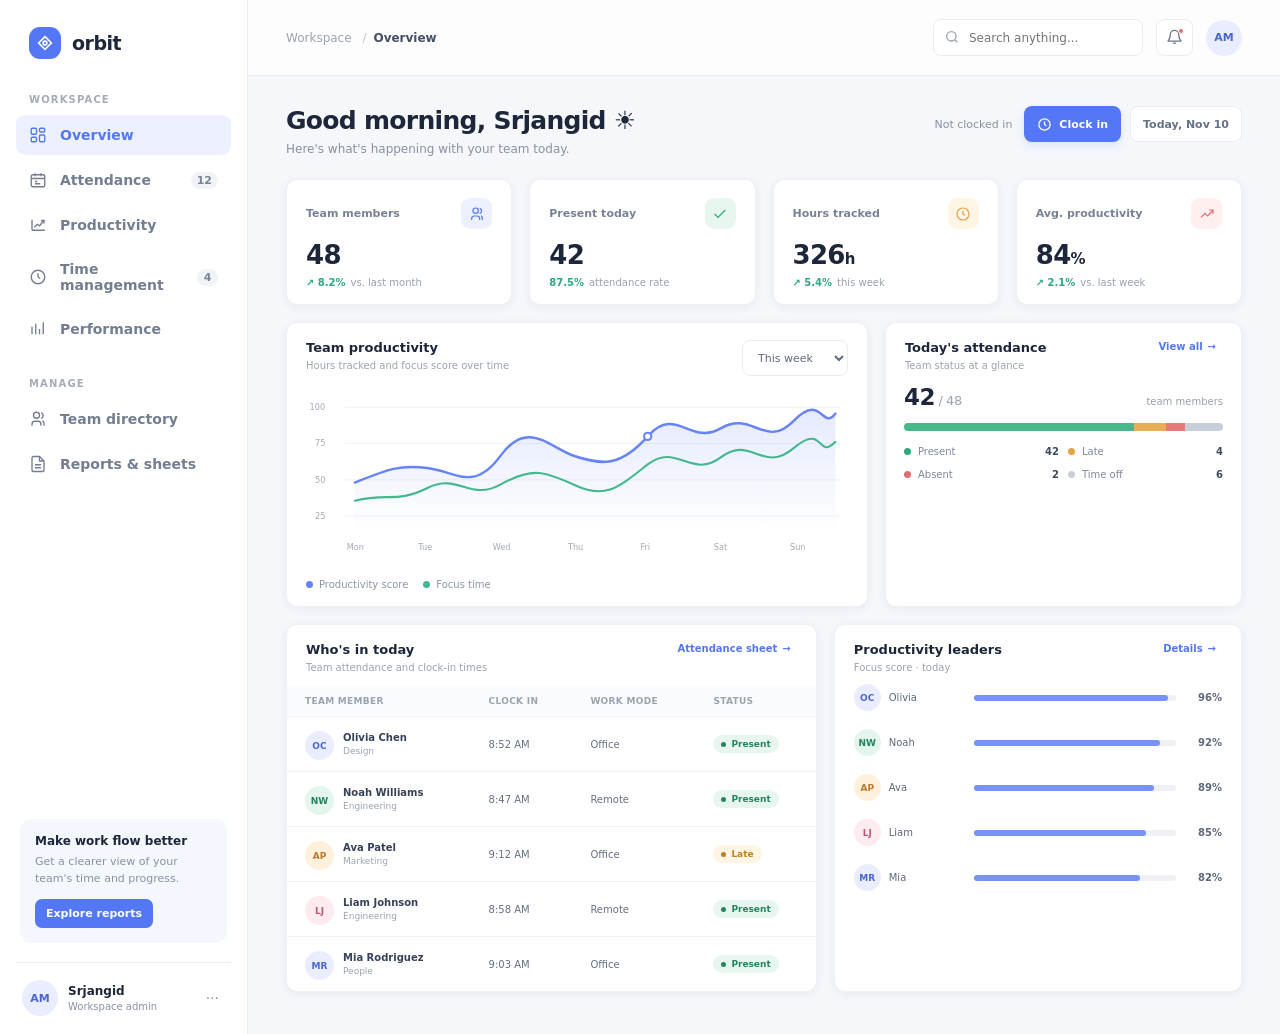
<file: index.html>
<!doctype html>
<html lang="en">
  <head>
    <meta charset="UTF-8" />
    <meta name="viewport" content="width=device-width, initial-scale=1.0" />
    <meta name="theme-color" content="#f5f7fb" />
    <title>Orbit — Team workspace</title>
    <link rel="stylesheet" href="./style.css" />
  </head>
  <body>
    <div class="app">
      <aside class="sidebar" id="sidebar">
        <div class="brand">
          <span class="brand-mark"
            ><svg
              viewBox="0 0 24 24"
              fill="none"
              stroke="currentColor"
              stroke-width="2.2"
            >
              <path d="M12 3.5 20.5 12 12 20.5 3.5 12 12 3.5Z" />
              <circle cx="12" cy="12" r="2.5" /></svg
          ></span>
          orbit
        </div>
        <div class="nav-label">Workspace</div>
        <nav class="nav-group" aria-label="Main navigation">
          <button class="nav-item active" data-view="overview">
            <svg viewBox="0 0 24 24" fill="none" stroke="currentColor">
              <rect x="3" y="3" width="7" height="8" rx="1.5" />
              <rect x="14" y="3" width="7" height="5" rx="1.5" />
              <rect x="14" y="12" width="7" height="9" rx="1.5" />
              <rect x="3" y="15" width="7" height="6" rx="1.5" /></svg
            >Overview
          </button>
          <button class="nav-item" data-view="attendance">
            <svg viewBox="0 0 24 24" fill="none" stroke="currentColor">
              <rect x="3" y="5" width="18" height="16" rx="2" />
              <path d="M16 3v4M8 3v4M3 10h18m-13 4h3m-3 3h7" /></svg
            >Attendance <span class="nav-count">12</span>
          </button>
          <button class="nav-item" data-view="productivity">
            <svg viewBox="0 0 24 24" fill="none" stroke="currentColor">
              <path d="M4 19V5m0 14h17" />
              <path d="m7 15 4-4 3 2 6-7" />
              <path d="M16 6h4v4" /></svg
            >Productivity
          </button>
          <button class="nav-item" data-view="time">
            <svg viewBox="0 0 24 24" fill="none" stroke="currentColor">
              <circle cx="12" cy="12" r="9" />
              <path d="M12 7v5l3 2" /></svg
            >Time management <span class="nav-count">4</span>
          </button>
          <button class="nav-item" data-view="performance">
            <svg viewBox="0 0 24 24" fill="none" stroke="currentColor">
              <path d="M4 19V9m5 10V5m5 14v-7m5 7V3" /></svg
            >Performance
          </button>
        </nav>
        <div class="nav-label" style="margin-top: 29px">Manage</div>
        <nav class="nav-group" aria-label="Management navigation">
          <button class="nav-item" data-view="team">
            <svg viewBox="0 0 24 24" fill="none" stroke="currentColor">
              <path
                d="M16 21v-2a4 4 0 0 0-4-4H8a4 4 0 0 0-4 4v2m6-10a4 4 0 1 0 0-8 4 4 0 0 0 0 8Zm6-7.5a4 4 0 0 1 0 7.7m2 3.3a4 4 0 0 1 2 3.5V21"
              /></svg
            >Team directory
          </button>
          <button class="nav-item" data-view="reports">
            <svg viewBox="0 0 24 24" fill="none" stroke="currentColor">
              <path
                d="M14 2H6a2 2 0 0 0-2 2v16a2 2 0 0 0 2 2h12a2 2 0 0 0 2-2V8z"
              />
              <path d="M14 2v6h6M8 13h8m-8 4h8" /></svg
            >Reports &amp; sheets
          </button>
        </nav>
        <div class="sidebar-bottom">
          <div class="upgrade-card">
            <strong>Make work flow better</strong>
            <p>Get a clearer view of your team's time and progress.</p>
            <button type="button" data-view="reports">Explore reports</button>
          </div>
          <div class="profile">
            <span class="avatar blue">AM</span>
            <div class="profile-info">
              <strong>Srjangid </strong><span>Workspace admin</span>
            </div>
            <button type="button" aria-label="Profile options">···</button>
          </div>
        </div>
      </aside>
      <main class="main">
        <header class="topbar">
          <div style="display: flex; align-items: center; gap: 12px">
            <button
              class="icon-button mobile-menu"
              id="menuToggle"
              aria-label="Open navigation"
            >
              <svg
                viewBox="0 0 24 24"
                fill="none"
                stroke="currentColor"
                stroke-width="1.8"
              >
                <path d="M4 7h16M4 12h16M4 17h16" />
              </svg>
            </button>
            <div class="breadcrumb">
              Workspace <span style="padding: 0 7px; color: #c0c6d0">/</span
              ><strong id="breadcrumbPage">Overview</strong>
            </div>
          </div>
          <div class="top-actions">
            <label class="search top-search"
              ><svg
                viewBox="0 0 24 24"
                fill="none"
                stroke="currentColor"
                stroke-width="2"
              >
                <circle cx="11" cy="11" r="7" />
                <path d="m16 16 4 4" /></svg
              ><input
                id="globalSearch"
                type="search"
                placeholder="Search anything..."
                aria-label="Search team and tasks"
            /></label>
            <button
              class="icon-button"
              id="notificationButton"
              aria-label="Notifications"
            >
              <svg
                viewBox="0 0 24 24"
                fill="none"
                stroke="currentColor"
                stroke-width="1.8"
              >
                <path
                  d="M18 8a6 6 0 0 0-12 0c0 7-3 7-3 9h18c0-2-3-2-3-9m-8 12h4"
                /></svg
              ><span class="notification-dot"></span>
            </button>
            <span class="avatar blue">AM</span>
          </div>
        </header>
        <div class="content">
          <section class="view active" id="view-overview">
            <div class="page-heading">
              <div>
                <h1>
                  Good morning, Srjangid <span aria-hidden="true">☀️</span>
                </h1>
                <p>Here's what's happening with your team today.</p>
              </div>
              <div class="heading-actions">
                <span class="clock-label" id="clockStatus">Not clocked in</span
                ><button class="primary-button clock-button" id="clockButton">
                  <svg
                    viewBox="0 0 24 24"
                    fill="none"
                    stroke="currentColor"
                    stroke-width="2"
                  >
                    <circle cx="12" cy="12" r="9" />
                    <path d="M12 7v5l3 2" /></svg
                  ><span>Clock in</span></button
                ><button class="secondary-button" id="todayButton">
                  Today, Nov 10
                </button>
              </div>
            </div>
            <div class="grid metrics">
              <article class="card metric-card">
                <div class="metric-top">
                  <span class="metric-label">Team members</span
                  ><span class="metric-icon"
                    ><svg
                      viewBox="0 0 24 24"
                      fill="none"
                      stroke="currentColor"
                      stroke-width="1.8"
                    >
                      <path
                        d="M16 21v-2a4 4 0 0 0-4-4H8a4 4 0 0 0-4 4v2m6-10a4 4 0 1 0 0-8 4 4 0 0 0 0 8Zm6-7.5a4 4 0 0 1 0 7.7m2 3.3a4 4 0 0 1 2 3.5V21"
                      /></svg
                  ></span>
                </div>
                <div class="metric-value">48</div>
                <div class="metric-foot">
                  <span class="trend">↗ 8.2%</span><span>vs. last month</span>
                </div>
              </article>
              <article class="card metric-card">
                <div class="metric-top">
                  <span class="metric-label">Present today</span
                  ><span class="metric-icon green"
                    ><svg
                      viewBox="0 0 24 24"
                      fill="none"
                      stroke="currentColor"
                      stroke-width="1.8"
                    >
                      <path d="M20 6 9 17l-5-5" /></svg
                  ></span>
                </div>
                <div class="metric-value" id="presentCount">42</div>
                <div class="metric-foot">
                  <span class="trend">87.5%</span><span>attendance rate</span>
                </div>
              </article>
              <article class="card metric-card">
                <div class="metric-top">
                  <span class="metric-label">Hours tracked</span
                  ><span class="metric-icon amber"
                    ><svg
                      viewBox="0 0 24 24"
                      fill="none"
                      stroke="currentColor"
                      stroke-width="1.8"
                    >
                      <circle cx="12" cy="12" r="9" />
                      <path d="M12 7v5l3 2" /></svg
                  ></span>
                </div>
                <div class="metric-value">
                  326<span style="font-size: 15px; font-weight: 600">h</span>
                </div>
                <div class="metric-foot">
                  <span class="trend">↗ 5.4%</span><span>this week</span>
                </div>
              </article>
              <article class="card metric-card">
                <div class="metric-top">
                  <span class="metric-label">Avg. productivity</span
                  ><span class="metric-icon pink"
                    ><svg
                      viewBox="0 0 24 24"
                      fill="none"
                      stroke="currentColor"
                      stroke-width="1.8"
                    >
                      <path d="m3 17 6-6 4 4 8-9" />
                      <path d="M15 6h6v6" /></svg
                  ></span>
                </div>
                <div class="metric-value">
                  84<span style="font-size: 15px; font-weight: 600">%</span>
                </div>
                <div class="metric-foot">
                  <span class="trend">↗ 2.1%</span><span>vs. last week</span>
                </div>
              </article>
            </div>
            <div class="grid overview-grid">
              <article class="card">
                <div class="card-heading">
                  <div>
                    <h2>Team productivity</h2>
                    <p>Hours tracked and focus score over time</p>
                  </div>
                  <select
                    class="control"
                    id="chartRange"
                    aria-label="Productivity chart range"
                  >
                    <option value="week">This week</option>
                    <option value="month">This month</option>
                  </select>
                </div>
                <div class="chart-wrap">
                  <svg
                    viewBox="0 0 600 190"
                    role="img"
                    aria-label="Weekly productivity chart"
                  >
                    <defs>
                      <linearGradient id="areaFill" x1="0" x2="0" y1="0" y2="1">
                        <stop
                          offset="0%"
                          stop-color="#6e89f8"
                          stop-opacity=".18"
                        />
                        <stop
                          offset="100%"
                          stop-color="#6e89f8"
                          stop-opacity="0"
                        />
                      </linearGradient>
                    </defs>
                    <line
                      class="chart-gridline"
                      x1="44"
                      y1="22"
                      x2="590"
                      y2="22"
                    />
                    <line
                      class="chart-gridline"
                      x1="44"
                      y1="62"
                      x2="590"
                      y2="62"
                    />
                    <line
                      class="chart-gridline"
                      x1="44"
                      y1="102"
                      x2="590"
                      y2="102"
                    />
                    <line
                      class="chart-gridline"
                      x1="44"
                      y1="142"
                      x2="590"
                      y2="142"
                    />
                    <text class="chart-label" x="5" y="25">100</text>
                    <text class="chart-label" x="11" y="65">75</text>
                    <text class="chart-label" x="11" y="105">50</text>
                    <text class="chart-label" x="11" y="145">25</text>
                    <path
                      class="chart-area"
                      d="M55 105 C90 91 103 85 135 89 S186 116 216 75 S270 67 298 76 S347 89 378 54 S425 65 459 45 S508 69 539 37 S570 48 585 29 L585 158 L55 158Z"
                    />
                    <path
                      class="chart-line"
                      d="M55 105 C90 91 103 85 135 89 S186 116 216 75 S270 67 298 76 S347 89 378 54 S425 65 459 45 S508 69 539 37 S570 48 585 29"
                    />
                    <path
                      class="chart-line-2"
                      d="M55 125 C92 116 101 128 135 111 S182 126 216 107 S264 92 298 108 S346 110 378 85 S426 102 459 77 S505 96 539 67 S565 81 585 60"
                    />
                    <circle class="chart-dot" cx="378" cy="54" r="4" />
                    <text class="chart-label" x="46" y="179">Mon</text>
                    <text class="chart-label" x="125" y="179">Tue</text>
                    <text class="chart-label" x="207" y="179">Wed</text>
                    <text class="chart-label" x="290" y="179">Thu</text>
                    <text class="chart-label" x="370" y="179">Fri</text>
                    <text class="chart-label" x="451" y="179">Sat</text>
                    <text class="chart-label" x="535" y="179">Sun</text>
                  </svg>
                </div>
                <div class="chart-legend">
                  <span class="legend-item"
                    ><i class="legend-mark"></i>Productivity score</span
                  ><span class="legend-item"
                    ><i class="legend-mark green"></i>Focus time</span
                  >
                </div>
              </article>
              <article class="card">
                <div class="card-heading">
                  <div>
                    <h2>Today's attendance</h2>
                    <p>Team status at a glance</p>
                  </div>
                  <button class="text-button" data-view="attendance">
                    View all <span>→</span>
                  </button>
                </div>
                <div class="attendance-content">
                  <div class="attendance-summary">
                    <strong id="attendanceFraction"
                      >42<span
                        style="
                          font-size: 13px;
                          color: #9aa3b0;
                          font-weight: 500;
                        "
                      >
                        / 48</span
                      ></strong
                    ><span>team members</span>
                  </div>
                  <div class="attendance-bar">
                    <span style="width: 72%; background: #48b88a"></span
                    ><span style="width: 10%; background: #e8ad57"></span
                    ><span style="width: 6%; background: #e47b79"></span
                    ><span style="width: 12%; background: #c9cfda"></span>
                  </div>
                  <div class="attendance-legend">
                    <div>
                      <i class="legend-swatch"></i>Present
                      <strong id="presentLegend">42</strong>
                    </div>
                    <div>
                      <i class="legend-swatch amber"></i>Late <strong>4</strong>
                    </div>
                    <div>
                      <i class="legend-swatch red"></i>Absent <strong>2</strong>
                    </div>
                    <div>
                      <i class="legend-swatch grey"></i>Time off
                      <strong>6</strong>
                    </div>
                  </div>
                </div>
              </article>
            </div>
            <div class="grid lower-grid">
              <article class="card table-card">
                <div class="card-heading">
                  <div>
                    <h2>Who's in today</h2>
                    <p>Team attendance and clock-in times</p>
                  </div>
                  <button class="text-button" data-view="attendance">
                    Attendance sheet <span>→</span>
                  </button>
                </div>
                <div class="table-scroll">
                  <table>
                    <thead>
                      <tr>
                        <th>Team member</th>
                        <th>Clock in</th>
                        <th>Work mode</th>
                        <th>Status</th>
                      </tr>
                    </thead>
                    <tbody id="overviewAttendance"></tbody>
                  </table>
                </div>
              </article>
              <article class="card">
                <div class="card-heading">
                  <div>
                    <h2>Productivity leaders</h2>
                    <p>Focus score · today</p>
                  </div>
                  <button class="text-button" data-view="productivity">
                    Details <span>→</span>
                  </button>
                </div>
                <div class="productivity-list" id="leaderList"></div>
              </article>
            </div>
          </section>

          <section class="view" id="view-attendance">
            <div class="page-heading">
              <div>
                <h1>Attendance</h1>
                <p>
                  Track who's in, review time entries, and keep attendance
                  sheets up to date.
                </p>
              </div>
              <div class="heading-actions">
                <input
                  class="control"
                  type="date"
                  id="attendanceDate"
                  aria-label="Attendance date"
                  value="2026-11-10"
                /><button class="secondary-button" id="exportAttendance">
                  ↓ Export sheet</button
                ><button class="primary-button" id="addAttendance">
                  <span>＋</span> Add entry
                </button>
              </div>
            </div>
            <div class="grid metrics">
              <article class="card metric-card">
                <div class="metric-top">
                  <span class="metric-label">Present</span
                  ><span class="metric-icon green">✓</span>
                </div>
                <div class="metric-value">42</div>
                <div class="metric-foot">of 48 team members</div>
              </article>
              <article class="card metric-card">
                <div class="metric-top">
                  <span class="metric-label">Late arrivals</span
                  ><span class="metric-icon amber">◷</span>
                </div>
                <div class="metric-value">4</div>
                <div class="metric-foot">
                  Average delay <strong style="color: #68758a">12 min</strong>
                </div>
              </article>
              <article class="card metric-card">
                <div class="metric-top">
                  <span class="metric-label">Absent</span
                  ><span class="metric-icon pink">!</span>
                </div>
                <div class="metric-value">2</div>
                <div class="metric-foot">1 unplanned absence</div>
              </article>
              <article class="card metric-card">
                <div class="metric-top">
                  <span class="metric-label">On time rate</span
                  ><span class="metric-icon">↗</span>
                </div>
                <div class="metric-value">
                  91<span style="font-size: 15px">%</span>
                </div>
                <div class="metric-foot">
                  <span class="trend">↗ 3.4%</span><span>this month</span>
                </div>
              </article>
            </div>
            <article class="card table-card">
              <div class="card-heading">
                <div>
                  <h2>Attendance sheet</h2>
                  <p id="attendanceTableDate">
                    Tuesday, November 10, 2026 · Showing 8 sample records
                  </p>
                </div>
                <div class="toolbar">
                  <label class="search"
                    ><svg
                      viewBox="0 0 24 24"
                      fill="none"
                      stroke="currentColor"
                      stroke-width="2"
                    >
                      <circle cx="11" cy="11" r="7" />
                      <path d="m16 16 4 4" /></svg
                    ><input
                      id="attendanceSearch"
                      type="search"
                      placeholder="Find a team member..."
                      aria-label="Filter attendance" /></label
                  ><select
                    class="control"
                    id="attendanceFilter"
                    aria-label="Filter by status"
                  >
                    <option value="all">All statuses</option>
                    <option value="Present">Present</option>
                    <option value="Late">Late</option>
                    <option value="Absent">Absent</option>
                    <option value="Remote">Remote</option>
                  </select>
                </div>
              </div>
              <div class="table-scroll">
                <table>
                  <thead>
                    <tr>
                      <th>Team member</th>
                      <th>Department</th>
                      <th>Clock in</th>
                      <th>Clock out</th>
                      <th>Hours</th>
                      <th>Work mode</th>
                      <th>Status</th>
                    </tr>
                  </thead>
                  <tbody id="attendanceRows"></tbody>
                </table>
              </div>
            </article>
          </section>

          <section class="view" id="view-productivity">
            <div class="page-heading">
              <div>
                <h1>Productivity</h1>
                <p>
                  Understand team focus, completed work, and weekly momentum.
                </p>
              </div>
              <div class="heading-actions">
                <select class="control">
                  <option>This week</option>
                  <option>This month</option></select
                ><button class="secondary-button" id="exportProductivity">
                  ↓ Export report
                </button>
              </div>
            </div>
            <div class="grid metrics">
              <article class="card metric-card">
                <div class="metric-top">
                  <span class="metric-label">Average focus score</span
                  ><span class="metric-icon">↗</span>
                </div>
                <div class="metric-value">84%</div>
                <div class="metric-foot">
                  <span class="trend">↗ 2.1%</span><span>vs. last week</span>
                </div>
              </article>
              <article class="card metric-card">
                <div class="metric-top">
                  <span class="metric-label">Focused hours</span
                  ><span class="metric-icon green">◷</span>
                </div>
                <div class="metric-value">326h</div>
                <div class="metric-foot">
                  <span class="trend">↗ 5.4%</span><span>this week</span>
                </div>
              </article>
              <article class="card metric-card">
                <div class="metric-top">
                  <span class="metric-label">Tasks completed</span
                  ><span class="metric-icon amber">✓</span>
                </div>
                <div class="metric-value">128</div>
                <div class="metric-foot">Across 6 departments</div>
              </article>
              <article class="card metric-card">
                <div class="metric-top">
                  <span class="metric-label">Deep work sessions</span
                  ><span class="metric-icon pink">⌁</span>
                </div>
                <div class="metric-value">96</div>
                <div class="metric-foot">Avg. 2.4 hours per person</div>
              </article>
            </div>
            <div class="grid section-grid">
              <article class="card">
                <div class="card-heading">
                  <div>
                    <h2>Focus score by team member</h2>
                    <p>Today's individual productivity</p>
                  </div>
                </div>
                <div class="productivity-list" id="productivityPeople"></div>
              </article>
              <article class="card">
                <div class="card-heading">
                  <div>
                    <h2>Team insights</h2>
                    <p>Highlights from this week</p>
                  </div>
                </div>
                <div class="mini-stat-grid">
                  <div class="mini-stat">
                    <span>Most focused day</span><strong>Thursday</strong>
                  </div>
                  <div class="mini-stat">
                    <span>Peak focus time</span
                    ><strong
                      >10–12 <small style="font-size: 11px">AM</small></strong
                    >
                  </div>
                  <div class="mini-stat">
                    <span>Team consistency</span><strong>89%</strong>
                  </div>
                  <div class="mini-stat">
                    <span>Work-life balance</span><strong>Good</strong>
                  </div>
                </div>
              </article>
            </div>
          </section>

          <section class="view" id="view-time">
            <div class="page-heading">
              <div>
                <h1>Time management</h1>
                <p>Plan the day, prioritize work, and keep projects moving.</p>
              </div>
              <div class="heading-actions">
                <span class="clock-label" id="timeClockStatus"
                  >Not clocked in</span
                ><button class="primary-button clock-button" data-clock>
                  <span>Clock in</span></button
                ><button class="primary-button" id="newTaskButton">
                  ＋ Add task
                </button>
              </div>
            </div>
            <div class="grid metrics">
              <article class="card metric-card">
                <div class="metric-top">
                  <span class="metric-label">Planned today</span
                  ><span class="metric-icon">◷</span>
                </div>
                <div class="metric-value">6.5h</div>
                <div class="metric-foot">Across 4 tasks</div>
              </article>
              <article class="card metric-card">
                <div class="metric-top">
                  <span class="metric-label">Time tracked</span
                  ><span class="metric-icon green">◷</span>
                </div>
                <div class="metric-value" id="trackedTime">4.2h</div>
                <div class="metric-foot">of 8 hour workday</div>
              </article>
              <article class="card metric-card">
                <div class="metric-top">
                  <span class="metric-label">Completed</span
                  ><span class="metric-icon amber">✓</span>
                </div>
                <div class="metric-value" id="completedTasks">2 / 4</div>
                <div class="metric-foot">Tasks wrapped up</div>
              </article>
              <article class="card metric-card">
                <div class="metric-top">
                  <span class="metric-label">Next break</span
                  ><span class="metric-icon pink">☕</span>
                </div>
                <div class="metric-value">
                  12:30 <span style="font-size: 14px">PM</span>
                </div>
                <div class="metric-foot">In your calendar</div>
              </article>
            </div>
            <div class="grid section-grid">
              <article class="card">
                <div class="card-heading">
                  <div>
                    <h2>Today's priorities</h2>
                    <p>Your tasks for Tuesday, November 10</p>
                  </div>
                  <button class="text-button" id="clearCompleted">
                    Clear completed
                  </button>
                </div>
                <div class="task-list" id="taskList"></div>
              </article>
              <article class="card">
                <div class="card-heading">
                  <div>
                    <h2>Time at a glance</h2>
                    <p>Your workday breakdown</p>
                  </div>
                </div>
                <div class="mini-stat-grid">
                  <div class="mini-stat">
                    <span>Focus time</span><strong>3h 25m</strong>
                  </div>
                  <div class="mini-stat">
                    <span>In meetings</span><strong>1h 10m</strong>
                  </div>
                  <div class="mini-stat">
                    <span>Breaks</span><strong>25m</strong>
                  </div>
                  <div class="mini-stat">
                    <span>Remaining</span><strong>3h 48m</strong>
                  </div>
                </div>
                <div style="padding: 0 17px 18px">
                  <div class="progress" style="height: 8px">
                    <span style="width: 53%"></span>
                  </div>
                  <div
                    style="
                      display: flex;
                      justify-content: space-between;
                      margin-top: 8px;
                      color: #9aa3b0;
                      font-size: 9px;
                    "
                  >
                    <span>9:00 AM</span><span>5:00 PM</span>
                  </div>
                </div>
              </article>
            </div>
          </section>

          <section class="view" id="view-performance">
            <div class="page-heading">
              <div>
                <h1>Performance</h1>
                <p>Celebrate progress and see how your team is growing.</p>
              </div>
              <div class="heading-actions">
                <select class="control">
                  <option>Last 30 days</option>
                  <option>This quarter</option></select
                ><button class="secondary-button" id="exportPerformance">
                  ↓ Export report
                </button>
              </div>
            </div>
            <div class="grid metrics">
              <article class="card metric-card">
                <div class="metric-top">
                  <span class="metric-label">Team performance</span
                  ><span class="metric-icon">↗</span>
                </div>
                <div class="metric-value">87%</div>
                <div class="metric-foot">
                  <span class="trend">↗ 4.8%</span><span>this quarter</span>
                </div>
              </article>
              <article class="card metric-card">
                <div class="metric-top">
                  <span class="metric-label">Goals achieved</span
                  ><span class="metric-icon green">✓</span>
                </div>
                <div class="metric-value">
                  32<span style="font-size: 15px">/ 38</span>
                </div>
                <div class="metric-foot">84% completion rate</div>
              </article>
              <article class="card metric-card">
                <div class="metric-top">
                  <span class="metric-label">Recognition given</span
                  ><span class="metric-icon amber">♡</span>
                </div>
                <div class="metric-value">24</div>
                <div class="metric-foot">Team kudos this month</div>
              </article>
              <article class="card metric-card">
                <div class="metric-top">
                  <span class="metric-label">Growth check-ins</span
                  ><span class="metric-icon pink">↗</span>
                </div>
                <div class="metric-value">
                  9<span style="font-size: 15px">/ 12</span>
                </div>
                <div class="metric-foot">3 check-ins to schedule</div>
              </article>
            </div>
            <div class="grid section-grid">
              <article class="card">
                <div class="card-heading">
                  <div>
                    <h2>Goals &amp; progress</h2>
                    <p>Team objectives for this quarter</p>
                  </div>
                  <button class="primary-button" id="addGoal">
                    ＋ Add goal
                  </button>
                </div>
                <div class="score-list" id="goalsList"></div>
              </article>
              <article class="card">
                <div class="card-heading">
                  <div>
                    <h2>Top performers</h2>
                    <p>Based on goals and peer feedback</p>
                  </div>
                </div>
                <div class="productivity-list" id="topPerformers"></div>
              </article>
            </div>
          </section>

          <section class="view" id="view-team">
            <div class="page-heading">
              <div>
                <h1>Team directory</h1>
                <p>Your people, departments, and today's availability.</p>
              </div>
              <div class="heading-actions">
                <label class="search"
                  ><svg
                    viewBox="0 0 24 24"
                    fill="none"
                    stroke="currentColor"
                    stroke-width="2"
                  >
                    <circle cx="11" cy="11" r="7" />
                    <path d="m16 16 4 4" /></svg
                  ><input
                    id="teamSearch"
                    type="search"
                    placeholder="Search people..."
                    aria-label="Search team directory" /></label
                ><button class="primary-button" id="inviteMember">
                  ＋ Invite member
                </button>
              </div>
            </div>
            <div class="grid metrics">
              <article class="card metric-card">
                <div class="metric-top">
                  <span class="metric-label">Total team</span
                  ><span class="metric-icon">♙</span>
                </div>
                <div class="metric-value">48</div>
                <div class="metric-foot">Across 6 departments</div>
              </article>
              <article class="card metric-card">
                <div class="metric-top">
                  <span class="metric-label">Available now</span
                  ><span class="metric-icon green">●</span>
                </div>
                <div class="metric-value">36</div>
                <div class="metric-foot">Working today</div>
              </article>
              <article class="card metric-card">
                <div class="metric-top">
                  <span class="metric-label">Remote today</span
                  ><span class="metric-icon amber">⌂</span>
                </div>
                <div class="metric-value">18</div>
                <div class="metric-foot">Across 4 time zones</div>
              </article>
              <article class="card metric-card">
                <div class="metric-top">
                  <span class="metric-label">On leave</span
                  ><span class="metric-icon pink">☼</span>
                </div>
                <div class="metric-value">6</div>
                <div class="metric-foot">Back this week: 2</div>
              </article>
            </div>
            <article class="card table-card">
              <div class="card-heading">
                <div>
                  <h2>All team members</h2>
                  <p>48 people · 6 departments</p>
                </div>
              </div>
              <div class="table-scroll">
                <table>
                  <thead>
                    <tr>
                      <th>Team member</th>
                      <th>Department</th>
                      <th>Role</th>
                      <th>Location</th>
                      <th>Availability</th>
                    </tr>
                  </thead>
                  <tbody id="teamRows"></tbody>
                </table>
              </div>
            </article>
          </section>

          <section class="view" id="view-reports">
            <div class="page-heading">
              <div>
                <h1>Reports &amp; sheets</h1>
                <p>Export clear, shareable snapshots of your team's work.</p>
              </div>
              <div class="heading-actions">
                <select class="control">
                  <option>November 2026</option>
                  <option>October 2026</option>
                  <option>September 2026</option>
                </select>
              </div>
            </div>
            <div class="grid metrics">
              <article class="card metric-card">
                <div class="metric-top">
                  <span class="metric-label">Reports this month</span
                  ><span class="metric-icon">▤</span>
                </div>
                <div class="metric-value">12</div>
                <div class="metric-foot">Across 4 categories</div>
              </article>
              <article class="card metric-card">
                <div class="metric-top">
                  <span class="metric-label">Tracked hours</span
                  ><span class="metric-icon green">◷</span>
                </div>
                <div class="metric-value">1,284h</div>
                <div class="metric-foot">November to date</div>
              </article>
              <article class="card metric-card">
                <div class="metric-top">
                  <span class="metric-label">Attendance rate</span
                  ><span class="metric-icon amber">✓</span>
                </div>
                <div class="metric-value">93%</div>
                <div class="metric-foot">This month</div>
              </article>
              <article class="card metric-card">
                <div class="metric-top">
                  <span class="metric-label">Goals on track</span
                  ><span class="metric-icon pink">↗</span>
                </div>
                <div class="metric-value">84%</div>
                <div class="metric-foot">32 of 38 objectives</div>
              </article>
            </div>
            <div class="grid section-grid">
              <article class="card">
                <div class="card-heading">
                  <div>
                    <h2>Quick exports</h2>
                    <p>Choose a report to download as a CSV spreadsheet.</p>
                  </div>
                </div>
                <div class="task-list">
                  <div class="task-row">
                    <span class="metric-icon green">✓</span>
                    <div class="task-copy">
                      <strong>Attendance sheet</strong
                      ><span
                        >Daily clock-in, hours, and status by team member</span
                      >
                    </div>
                    <button class="secondary-button" id="reportAttendance">
                      ↓ Download
                    </button>
                  </div>
                  <div class="task-row">
                    <span class="metric-icon">◷</span>
                    <div class="task-copy">
                      <strong>Time tracking report</strong
                      ><span>Weekly tracked hours and focus time</span>
                    </div>
                    <button class="secondary-button" id="reportTime">
                      ↓ Download
                    </button>
                  </div>
                  <div class="task-row">
                    <span class="metric-icon amber">↗</span>
                    <div class="task-copy">
                      <strong>Productivity summary</strong
                      ><span>Focus scores and task completion by person</span>
                    </div>
                    <button class="secondary-button" id="reportProductivity">
                      ↓ Download
                    </button>
                  </div>
                  <div class="task-row">
                    <span class="metric-icon pink">★</span>
                    <div class="task-copy">
                      <strong>Performance review</strong
                      ><span>Goals, progress, and team recognition</span>
                    </div>
                    <button class="secondary-button" id="reportPerformance">
                      ↓ Download
                    </button>
                  </div>
                </div>
              </article>
              <article class="card">
                <div class="card-heading">
                  <div>
                    <h2>Keep your team in sync</h2>
                    <p>A good report starts with a clear rhythm.</p>
                  </div>
                </div>
                <div class="mini-stat-grid">
                  <div class="mini-stat">
                    <span>Last attendance export</span
                    ><strong style="font-size: 14px">Nov 9, 2026</strong>
                  </div>
                  <div class="mini-stat">
                    <span>Next weekly summary</span
                    ><strong style="font-size: 14px">Friday, Nov 13</strong>
                  </div>
                  <div class="mini-stat">
                    <span>Reports shared</span><strong>8</strong>
                  </div>
                  <div class="mini-stat">
                    <span>Saved templates</span><strong>4</strong>
                  </div>
                </div>
              </article>
            </div>
          </section>
        </div>
      </main>
    </div>
    <dialog id="taskDialog">
      <form id="taskForm">
        <div class="dialog-head"><h2>Add a task</h2></div>
        <div class="dialog-body">
          <label
            >Task name<input
              name="title"
              required
              maxlength="80"
              placeholder="e.g. Review project proposal" /></label
          ><label
            >Due time<input
              name="due"
              type="time"
              value="15:00"
              required /></label
          ><label
            >Priority<select name="priority">
              <option value="Normal">Normal</option>
              <option value="High">High</option>
              <option value="Low">Low</option>
            </select></label
          >
        </div>
        <div class="dialog-actions">
          <button type="button" class="secondary-button" data-close-dialog>
            Cancel</button
          ><button class="primary-button" type="submit">Add task</button>
        </div>
      </form>
    </dialog>
    <dialog id="entryDialog">
      <form id="entryForm">
        <div class="dialog-head"><h2>Add attendance entry</h2></div>
        <div class="dialog-body">
          <label
            >Team member<input
              name="name"
              required
              maxlength="60"
              placeholder="Full name" /></label
          ><label
            >Department<input
              name="department"
              required
              maxlength="50"
              placeholder="Department" /></label
          ><label
            >Status<select name="status">
              <option>Present</option>
              <option>Late</option>
              <option>Remote</option>
              <option>Absent</option>
            </select></label
          >
        </div>
        <div class="dialog-actions">
          <button type="button" class="secondary-button" data-close-dialog>
            Cancel</button
          ><button class="primary-button" type="submit">Add entry</button>
        </div>
      </form>
    </dialog>
    <div class="toast" id="toast" role="status" aria-live="polite"></div>
    <script src="./main.js"></script>
  </body>
</html>
</file>
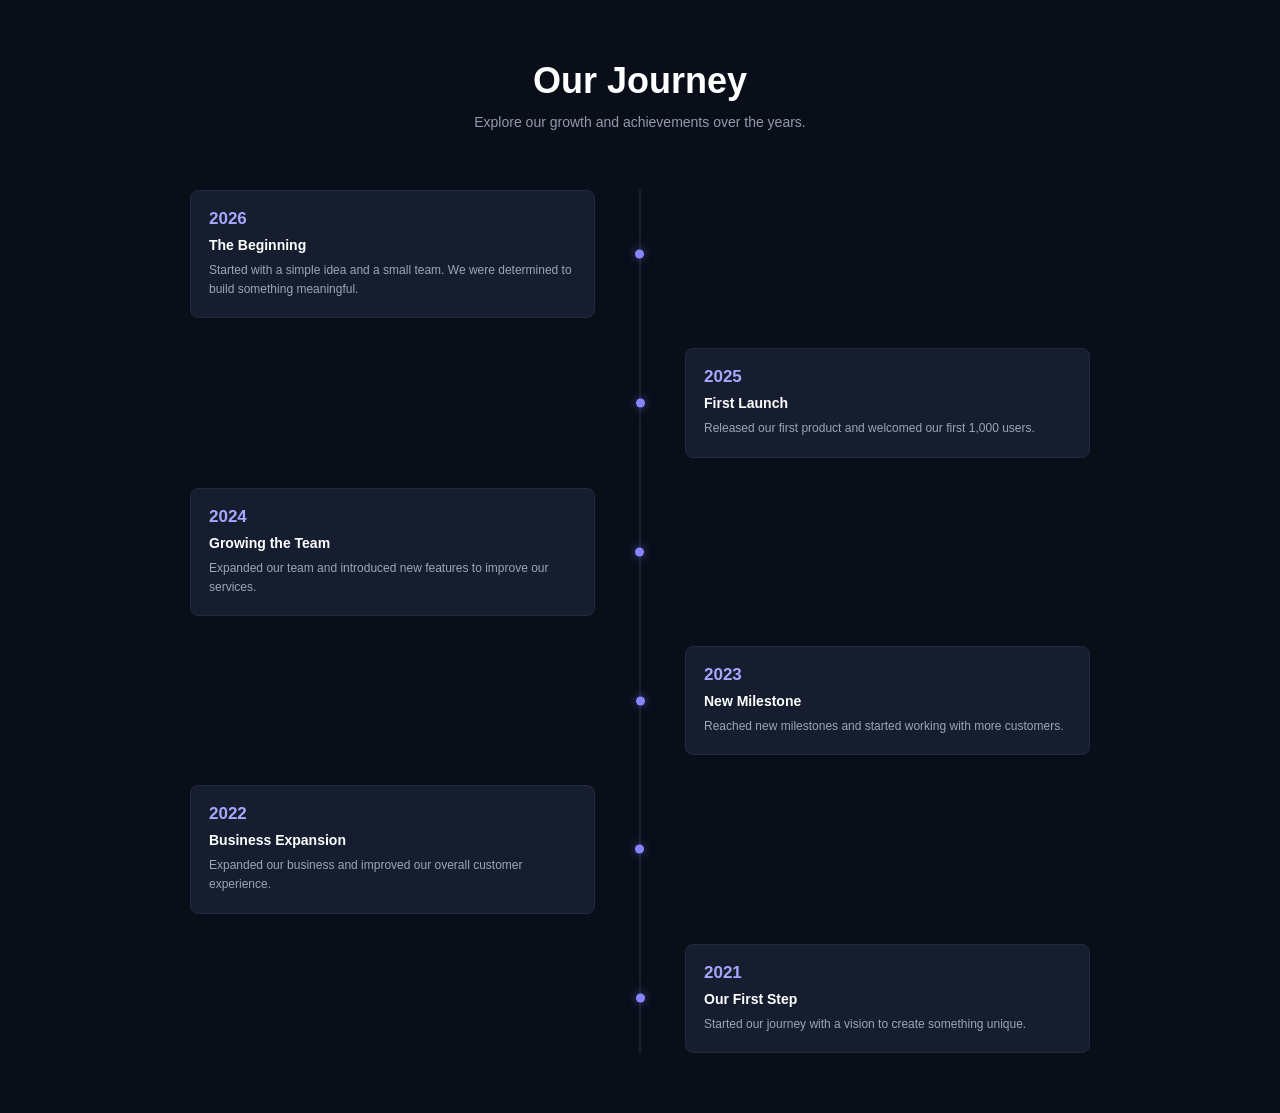
<file: timeline-index (2).html>
<!doctype html>
<html lang="en">
  <head>
    <meta charset="UTF-8" />
    <meta name="viewport" content="width=device-width, initial-scale=1.0" />
    <title>Vertical Timeline</title>

    <style>
      * {
        margin: 0;
        padding: 0;
        box-sizing: border-box;
      }

      body {
        font-family: Arial, sans-serif;
        background: #090e19;
        color: #fff;
        padding: 60px 20px;
      }

      .heading {
        text-align: center;
        margin-bottom: 60px;
      }

      .heading h1 {
        font-size: 36px;
        margin-bottom: 12px;
      }

      .heading p {
        color: #929bad;
        font-size: 14px;
      }

      /* Timeline Grid */

      .timeline-grid {
        max-width: 900px;
        margin: auto;
        display: flex;
        flex-direction: column;
        gap: 30px;
        position: relative;
      }

      /* Center Vertical Line */

      .timeline-grid::before {
        content: "";
        position: absolute;
        top: 0;
        bottom: 0;
        left: 50%;
        width: 1px;
        background: #29334a;
        transform: translateX(-50%);
      }

      /* Timeline Items */

      .timeline-grid-items {
        position: relative;
        width: 50%;
      }

      /* Left Side Cards */
      .timeline-grid-items:nth-child(odd) {
        align-self: flex-start;
        padding-right: 45px;
      }

      /* Right Side Cards */
      .timeline-grid-items:nth-child(even) {
        align-self: flex-end;
        padding-left: 45px;
      }

      /* Card Width */
      .timeline-card {
        width: 100%;
        background: #151d2e;
        border: 1px solid #202b40;
        border-radius: 8px;
        padding: 18px;
        transition: 0.3s ease;
      }

      /* Timeline Dots */

      .timeline-grid-items::before {
        content: "";
        position: absolute;
        top: 50%;
        width: 9px;
        height: 9px;
        background: #8885ff;
        border-radius: 50%;
        transform: translateY(-50%);
        z-index: 2;
        box-shadow: 0 0 10px rgba(136, 133, 255, 0.5);
      }

      .timeline-grid-items:nth-child(odd)::before {
        right: -4px;
      }

      .timeline-grid-items:nth-child(even)::before {
        left: -4px;
      }

      /* Card Design */

      .timeline-card:hover {
        background: #1b263c;
        border-color: #8885ff;
        transform: translateY(-4px);
      }

      .timeline-card h3 {
        color: #aaa5ff;
        font-size: 17px;
        margin-bottom: 8px;
      }

      .timeline-card h4 {
        font-size: 14px;
        margin-bottom: 8px;
        color: #fff;
      }

      .timeline-card p {
        font-size: 12px;
        color: #9ba6b8;
        line-height: 1.6;
      }

      /* Responsive Design */

      @media (max-width: 600px) {
        body {
          padding: 40px 15px;
        }

        .heading h1 {
          font-size: 26px;
        }

        .timeline-grid {
          gap: 25px;
          padding-left: 30px;
        }

        .timeline-grid::before {
          left: 10px;
        }

        .timeline-grid-items,
        .timeline-grid-items:nth-child(odd),
        .timeline-grid-items:nth-child(even) {
          width: 100%;
          align-self: stretch;
          padding: 0 0 0 15px;
        }

        .timeline-grid-items:nth-child(odd)::before,
        .timeline-grid-items:nth-child(even)::before {
          left: -24px;
          right: auto;
        }

        .timeline-card {
          max-width: 100%;
        }
      }
    </style>
  </head>

  <body>
    <div class="heading">
      <h1>Our Journey</h1>
      <p>Explore our growth and achievements over the years.</p>
    </div>

    <div class="timeline-grid">
      <div class="timeline-grid-items">
        <div class="timeline-card">
          <h3>2026</h3>
          <h4>The Beginning</h4>
          <p>
            Started with a simple idea and a small team. We were determined to
            build something meaningful.
          </p>
        </div>
      </div>

      <div class="timeline-grid-items">
        <div class="timeline-card">
          <h3>2025</h3>
          <h4>First Launch</h4>
          <p>Released our first product and welcomed our first 1,000 users.</p>
        </div>
      </div>

      <div class="timeline-grid-items">
        <div class="timeline-card">
          <h3>2024</h3>
          <h4>Growing the Team</h4>
          <p>
            Expanded our team and introduced new features to improve our
            services.
          </p>
        </div>
      </div>

      <div class="timeline-grid-items">
        <div class="timeline-card">
          <h3>2023</h3>
          <h4>New Milestone</h4>
          <p>Reached new milestones and started working with more customers.</p>
        </div>
      </div>

      <div class="timeline-grid-items">
        <div class="timeline-card">
          <h3>2022</h3>
          <h4>Business Expansion</h4>
          <p>
            Expanded our business and improved our overall customer experience.
          </p>
        </div>
      </div>

      <div class="timeline-grid-items">
        <div class="timeline-card">
          <h3>2021</h3>
          <h4>Our First Step</h4>
          <p>Started our journey with a vision to create something unique.</p>
        </div>
      </div>
    </div>
  </body>
</html>
</file>
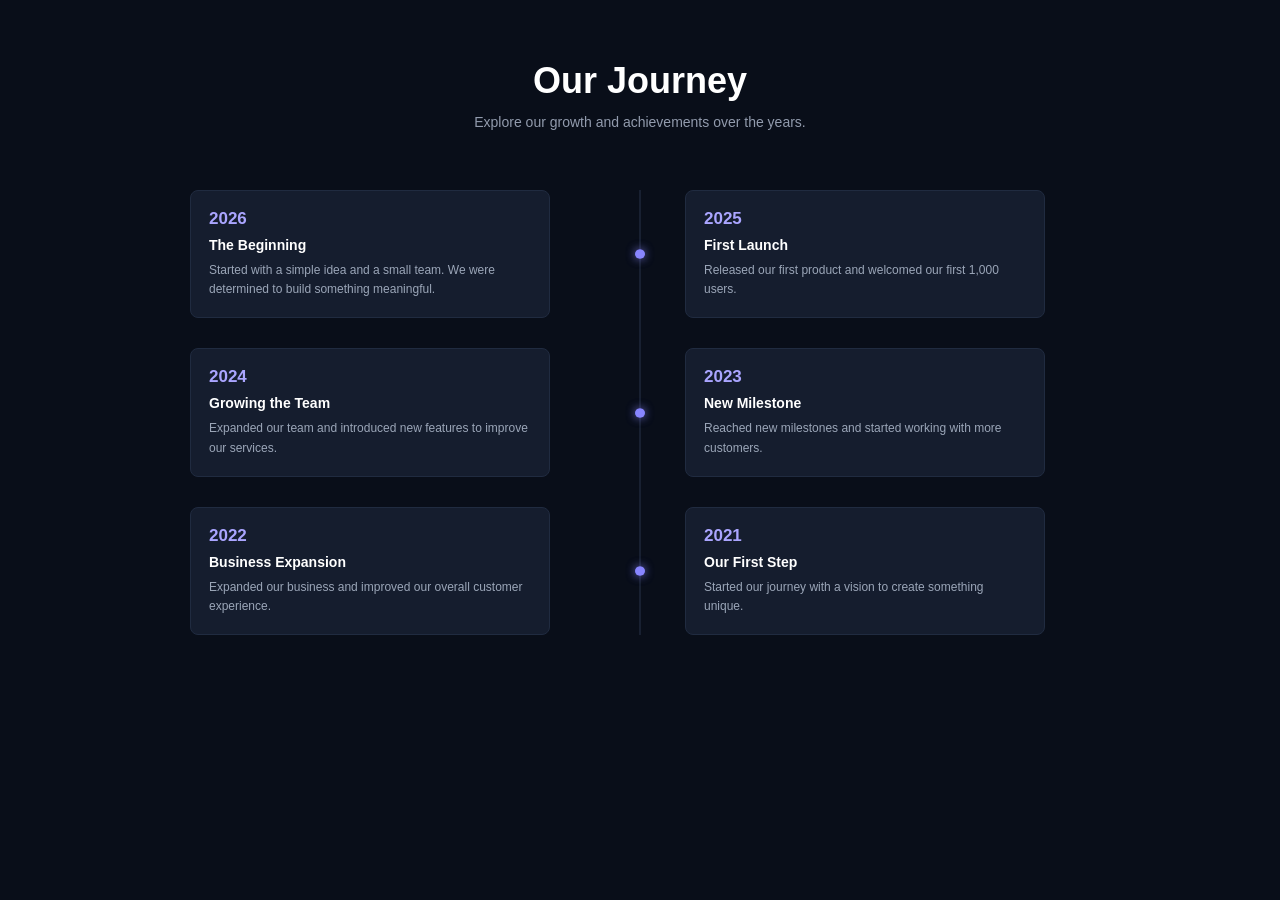
<file: timeline-index.html>
<!doctype html>
<html lang="en">
  <head>
    <meta charset="UTF-8" />
    <meta name="viewport" content="width=device-width, initial-scale=1.0" />
    <title>Vertical Timeline</title>

    <style>
      * {
        margin: 0;
        padding: 0;
        box-sizing: border-box;
      }

      body {
        font-family: Arial, sans-serif;
        background: #090e19;
        color: #fff;
        padding: 60px 20px;
      }

      .heading {
        text-align: center;
        margin-bottom: 60px;
      }

      .heading h1 {
        font-size: 36px;
        margin-bottom: 12px;
      }

      .heading p {
        color: #929bad;
        font-size: 14px;
      }

      /* Timeline Grid */

      .timeline-grid {
        max-width: 900px;
        margin: auto;
        display: grid;
        grid-template-columns: repeat(2, minmax(0, 1fr));
        row-gap: 30px;
        position: relative;
      }

      /* Center Vertical Line */

      .timeline-grid::before {
        content: "";
        position: absolute;
        top: 0;
        bottom: 0;
        left: 50%;
        width: 1px;
        background: #29334a;
        transform: translateX(-50%);
      }

      /* Timeline Items */

      .timeline-grid-items {
        --column: calc(2 - mod(sibling-index(), 2));
        grid-area: sibling-index() / var(--column);
        position: relative;
        padding: 0 45px 0 0;
      }

      /* Left Side Cards */

      .timeline-grid-items:nth-child(odd) {
        grid-column: 1;
        padding-right: 45px;
      }

      /* Right Side Cards */

      .timeline-grid-items:nth-child(even) {
        grid-column: 2;
        padding-left: 45px;
      }

      /* Timeline Dots */

      .timeline-grid-items::before {
        content: "";
        position: absolute;
        top: 50%;
        width: 9px;
        height: 9px;
        background: #8885ff;
        border-radius: 50%;
        transform: translateY(-50%);
        z-index: 2;
        box-shadow: 0 0 10px rgba(136, 133, 255, 0.5);
      }

      .timeline-grid-items:nth-child(odd)::before {
        right: -4px;
      }

      .timeline-grid-items:nth-child(even)::before {
        left: -4px;
      }

      /* Card Design */

      .timeline-card {
        max-width: 360px;
        background: #151d2e;
        border: 1px solid #202b40;
        border-radius: 8px;
        padding: 18px;
        transition: 0.3s ease;
      }

      .timeline-card:hover {
        background: #1b263c;
        border-color: #8885ff;
        transform: translateY(-4px);
      }

      .timeline-card h3 {
        color: #aaa5ff;
        font-size: 17px;
        margin-bottom: 8px;
      }

      .timeline-card h4 {
        font-size: 14px;
        margin-bottom: 8px;
        color: #fff;
      }

      .timeline-card p {
        font-size: 12px;
        color: #9ba6b8;
        line-height: 1.6;
      }

      /* Responsive Design */

      @media (max-width: 600px) {
        body {
          padding: 40px 15px;
        }

        .heading h1 {
          font-size: 26px;
        }

        .timeline-grid {
          grid-template-columns: 1fr;
          row-gap: 25px;
          padding-left: 30px;
        }

        .timeline-grid::before {
          left: 10px;
        }

        .timeline-grid-items,
        .timeline-grid-items:nth-child(odd),
        .timeline-grid-items:nth-child(even) {
          grid-column: 1;
          padding: 0 0 0 15px;
        }

        .timeline-grid-items:nth-child(odd)::before,
        .timeline-grid-items:nth-child(even)::before {
          left: -24px;
          right: auto;
        }

        .timeline-card {
          max-width: 100%;
        }
      }
    </style>
  </head>

  <body>
    <div class="heading">
      <h1>Our Journey</h1>
      <p>Explore our growth and achievements over the years.</p>
    </div>

    <div class="timeline-grid">
      <div class="timeline-grid-items">
        <div class="timeline-card">
          <h3>2026</h3>
          <h4>The Beginning</h4>
          <p>
            Started with a simple idea and a small team. We were determined to
            build something meaningful.
          </p>
        </div>
      </div>

      <div class="timeline-grid-items">
        <div class="timeline-card">
          <h3>2025</h3>
          <h4>First Launch</h4>
          <p>Released our first product and welcomed our first 1,000 users.</p>
        </div>
      </div>

      <div class="timeline-grid-items">
        <div class="timeline-card">
          <h3>2024</h3>
          <h4>Growing the Team</h4>
          <p>
            Expanded our team and introduced new features to improve our
            services.
          </p>
        </div>
      </div>

      <div class="timeline-grid-items">
        <div class="timeline-card">
          <h3>2023</h3>
          <h4>New Milestone</h4>
          <p>Reached new milestones and started working with more customers.</p>
        </div>
      </div>

      <div class="timeline-grid-items">
        <div class="timeline-card">
          <h3>2022</h3>
          <h4>Business Expansion</h4>
          <p>
            Expanded our business and improved our overall customer experience.
          </p>
        </div>
      </div>

      <div class="timeline-grid-items">
        <div class="timeline-card">
          <h3>2021</h3>
          <h4>Our First Step</h4>
          <p>Started our journey with a vision to create something unique.</p>
        </div>
      </div>
    </div>
  </body>
</html>
</file>
<file: style.css>
:root {
  color-scheme: light;
  --ink: #1d2739;
  --muted: #8791a3;
  --line: #e9edf3;
  --canvas: #f5f7fb;
  --white: #fff;
  --navy: #202b43;
  --blue: #5478f5;
  --blue-soft: #edf1ff;
  --green: #2da77b;
  --green-soft: #e7f7f0;
  --amber: #e4a344;
  --amber-soft: #fff5e5;
  --red: #df6e70;
  --red-soft: #fff0ef;
  font-family:
    Inter,
    ui-sans-serif,
    system-ui,
    -apple-system,
    BlinkMacSystemFont,
    "Segoe UI",
    sans-serif;
}

* {
  box-sizing: border-box;
}
body {
  margin: 0;
  background: var(--canvas);
  color: var(--ink);
  font-size: 14px;
}
button,
input,
select {
  font: inherit;
}
button {
  cursor: pointer;
}
.app {
  min-height: 100vh;
  display: flex;
}
.sidebar {
  width: 248px;
  flex: 0 0 248px;
  min-height: 100vh;
  padding: 27px 16px 18px;
  background: var(--white);
  border-right: 1px solid var(--line);
  display: flex;
  flex-direction: column;
}
.brand {
  display: flex;
  align-items: center;
  gap: 11px;
  padding: 0 13px 35px;
  color: var(--ink);
  font-size: 19px;
  font-weight: 750;
  letter-spacing: -0.5px;
}
.brand-mark {
  width: 32px;
  height: 32px;
  display: grid;
  place-items: center;
  border-radius: 11px;
  background: var(--blue);
  color: white;
}
.brand-mark svg {
  width: 18px;
  height: 18px;
}
.nav-label {
  color: #a4acb9;
  font-size: 10px;
  font-weight: 750;
  letter-spacing: 1.15px;
  padding: 0 13px 10px;
  text-transform: uppercase;
}
.nav-group {
  display: grid;
  gap: 5px;
}
.nav-item {
  width: 100%;
  display: flex;
  align-items: center;
  gap: 13px;
  border: 0;
  border-radius: 9px;
  padding: 11px 13px;
  background: transparent;
  color: #737e90;
  text-align: left;
  font-weight: 550;
  transition: 0.18s ease;
}
.nav-item:hover {
  background: #f6f7fb;
  color: var(--ink);
}
.nav-item.active {
  background: var(--blue-soft);
  color: var(--blue);
  font-weight: 700;
}
.nav-item svg {
  width: 18px;
  height: 18px;
  flex: 0 0 18px;
  stroke-width: 1.8;
}
.nav-count {
  margin-left: auto;
  min-width: 21px;
  padding: 2px 6px;
  border-radius: 20px;
  background: #f1f3f7;
  color: #7a8494;
  font-size: 11px;
  text-align: center;
}
.nav-item.active .nav-count {
  background: white;
  color: var(--blue);
}
.sidebar-bottom {
  margin-top: auto;
}
.upgrade-card {
  margin: 22px 4px 19px;
  border-radius: 12px;
  padding: 15px;
  background: #f5f7ff;
}
.upgrade-card strong {
  display: block;
  font-size: 12px;
  margin-bottom: 5px;
}
.upgrade-card p {
  margin: 0 0 12px;
  color: var(--muted);
  font-size: 11px;
  line-height: 1.55;
}
.upgrade-card button {
  border: 0;
  border-radius: 7px;
  background: var(--blue);
  color: white;
  padding: 8px 11px;
  font-size: 11px;
  font-weight: 700;
}
.profile {
  border-top: 1px solid var(--line);
  padding: 17px 6px 0;
  display: flex;
  align-items: center;
  gap: 10px;
}
.avatar {
  width: 36px;
  height: 36px;
  display: inline-grid;
  flex: 0 0 36px;
  place-items: center;
  border-radius: 50%;
  color: #445273;
  background: #e8ecf7;
  font-size: 11px;
  font-weight: 750;
}
.avatar.blue {
  color: #4a66ce;
  background: #e9edff;
}
.avatar.green {
  color: #26835f;
  background: #e4f5ed;
}
.avatar.orange {
  color: #bd7a2d;
  background: #fff0dc;
}
.avatar.pink {
  color: #bd5b75;
  background: #fdebf0;
}
.profile-info {
  min-width: 0;
  flex: 1;
}
.profile-info strong,
.profile-info span {
  display: block;
}
.profile-info strong {
  font-size: 12px;
}
.profile-info span {
  margin-top: 3px;
  color: var(--muted);
  font-size: 10px;
}
.profile button {
  border: 0;
  background: none;
  color: var(--muted);
}
.main {
  min-width: 0;
  flex: 1;
}
.topbar {
  height: 76px;
  padding: 0 38px;
  display: flex;
  align-items: center;
  justify-content: space-between;
  background: rgba(255, 255, 255, 0.82);
  border-bottom: 1px solid var(--line);
}
.breadcrumb {
  color: #9aa3b0;
  font-size: 12px;
}
.breadcrumb strong {
  color: #455066;
  font-weight: 600;
}
.top-actions {
  display: flex;
  align-items: center;
  gap: 13px;
}
.search {
  position: relative;
}
.search svg {
  position: absolute;
  top: 10px;
  left: 11px;
  width: 16px;
  height: 16px;
  color: #9ba4b2;
}
.search input {
  width: 210px;
  height: 37px;
  border: 1px solid var(--line);
  border-radius: 8px;
  padding: 0 12px 0 35px;
  outline: none;
  background: white;
  font-size: 12px;
}
.search input:focus,
.control:focus {
  border-color: #9cafff;
  box-shadow: 0 0 0 3px #edf1ff;
}
.icon-button {
  position: relative;
  width: 37px;
  height: 37px;
  display: grid;
  place-items: center;
  border: 1px solid var(--line);
  border-radius: 8px;
  background: white;
  color: #69758a;
}
.icon-button svg {
  width: 17px;
  height: 17px;
}
.notification-dot {
  position: absolute;
  top: 8px;
  right: 8px;
  width: 6px;
  height: 6px;
  border: 1px solid white;
  border-radius: 50%;
  background: var(--red);
}
.mobile-menu {
  display: none;
}
.content {
  max-width: 1500px;
  margin: auto;
  padding: 30px 38px 42px;
}
.page-heading {
  display: flex;
  align-items: flex-start;
  justify-content: space-between;
  gap: 20px;
  margin-bottom: 23px;
}
.page-heading h1 {
  margin: 0;
  font-size: 25px;
  letter-spacing: -0.7px;
  font-weight: 730;
}
.page-heading p {
  margin: 7px 0 0;
  color: var(--muted);
  font-size: 12px;
}
.heading-actions {
  display: flex;
  align-items: center;
  gap: 9px;
}
.control {
  height: 36px;
  border: 1px solid var(--line);
  border-radius: 8px;
  padding: 0 11px;
  color: #5f6b7e;
  background: white;
  outline: none;
  font-size: 11px;
}
.primary-button {
  height: 36px;
  display: inline-flex;
  align-items: center;
  justify-content: center;
  gap: 7px;
  border: 0;
  border-radius: 8px;
  padding: 0 13px;
  background: var(--blue);
  color: white;
  font-size: 11px;
  font-weight: 700;
  box-shadow: 0 4px 9px #5478f526;
}
.primary-button:hover {
  background: #4268ec;
}
.primary-button svg {
  width: 15px;
  height: 15px;
}
.secondary-button {
  height: 36px;
  border: 1px solid var(--line);
  border-radius: 8px;
  padding: 0 12px;
  color: #657187;
  background: white;
  font-size: 11px;
  font-weight: 650;
}
.clock-button.is-clocked {
  background: #e45358;
  box-shadow: 0 4px 9px #e4535826;
}
.clock-button.is-clocked:hover {
  background: #d94348;
}
.clock-label {
  color: var(--muted);
  font-size: 11px;
  margin-right: 3px;
}
.grid {
  display: grid;
  gap: 17px;
}
.metrics {
  grid-template-columns: repeat(4, minmax(0, 1fr));
  margin-bottom: 17px;
}
.card {
  min-width: 0;
  border: 1px solid #edf0f5;
  border-radius: 11px;
  background: white;
  box-shadow: 0 2px 8px #1c2a4610;
}
.metric-card {
  padding: 18px 19px 16px;
}
.metric-top {
  display: flex;
  justify-content: space-between;
  align-items: center;
  gap: 10px;
}
.metric-label {
  color: #778295;
  font-size: 11px;
  font-weight: 550;
}
.metric-icon {
  width: 31px;
  height: 31px;
  display: grid;
  place-items: center;
  border-radius: 9px;
  background: var(--blue-soft);
  color: var(--blue);
}
.metric-icon svg {
  width: 16px;
  height: 16px;
}
.metric-icon.green {
  color: var(--green);
  background: var(--green-soft);
}
.metric-icon.amber {
  color: var(--amber);
  background: var(--amber-soft);
}
.metric-icon.pink {
  color: var(--red);
  background: var(--red-soft);
}
.metric-value {
  margin-top: 13px;
  font-size: 26px;
  line-height: 1;
  font-weight: 740;
  letter-spacing: -0.7px;
}
.metric-foot {
  display: flex;
  align-items: center;
  gap: 5px;
  margin-top: 9px;
  color: #98a1af;
  font-size: 10px;
}
.trend {
  color: var(--green);
  font-weight: 700;
}
.trend.down {
  color: var(--red);
}
.overview-grid {
  grid-template-columns: minmax(0, 1.63fr) minmax(280px, 1fr);
  margin-bottom: 17px;
}
.card-heading {
  padding: 17px 19px 0;
  display: flex;
  align-items: flex-start;
  justify-content: space-between;
  gap: 12px;
}
.card-heading h2 {
  margin: 0;
  font-size: 13px;
  font-weight: 700;
}
.card-heading p {
  margin: 5px 0 0;
  color: #9aa3b0;
  font-size: 10px;
}
.text-button {
  display: inline-flex;
  align-items: center;
  gap: 5px;
  border: 0;
  background: transparent;
  color: var(--blue);
  font-size: 10px;
  font-weight: 650;
}
.chart-wrap {
  height: 203px;
  padding: 7px 18px 15px;
}
.chart-wrap svg {
  width: 100%;
  height: 100%;
  overflow: visible;
}
.chart-gridline {
  stroke: #eef0f5;
  stroke-width: 1;
}
.chart-label {
  fill: #a0a9b5;
  font-size: 9px;
}
.chart-area {
  fill: url(#areaFill);
}
.chart-line {
  fill: none;
  stroke: #6684f7;
  stroke-width: 2.7;
  stroke-linecap: round;
  stroke-linejoin: round;
}
.chart-line-2 {
  fill: none;
  stroke: #43b88c;
  stroke-width: 2.3;
  stroke-linecap: round;
  stroke-linejoin: round;
}
.chart-dot {
  fill: white;
  stroke: #6684f7;
  stroke-width: 2.3;
}
.chart-legend {
  display: flex;
  align-items: center;
  gap: 15px;
  padding: 0 19px 16px;
  color: #8d97a6;
  font-size: 10px;
}
.legend-item {
  display: inline-flex;
  align-items: center;
  gap: 6px;
}
.legend-mark {
  width: 7px;
  height: 7px;
  border-radius: 50%;
  background: #6684f7;
}
.legend-mark.green {
  background: #43b88c;
}
.attendance-content {
  padding: 13px 18px 17px;
}
.attendance-summary {
  display: flex;
  justify-content: space-between;
  align-items: baseline;
  margin-bottom: 13px;
}
.attendance-summary strong {
  font-size: 23px;
  letter-spacing: -0.5px;
}
.attendance-summary span {
  color: #98a1af;
  font-size: 10px;
}
.attendance-bar {
  height: 8px;
  overflow: hidden;
  display: flex;
  border-radius: 10px;
  background: #f3f4f7;
}
.attendance-bar span {
  height: 100%;
}
.attendance-legend {
  display: grid;
  grid-template-columns: 1fr 1fr;
  gap: 12px 9px;
  margin-top: 15px;
}
.attendance-legend div {
  display: flex;
  align-items: center;
  gap: 7px;
  color: #7e899a;
  font-size: 10px;
}
.attendance-legend strong {
  margin-left: auto;
  color: #3e4a5e;
  font-weight: 650;
}
.legend-swatch {
  width: 7px;
  height: 7px;
  border-radius: 50%;
  background: var(--green);
}
.legend-swatch.amber {
  background: var(--amber);
}
.legend-swatch.red {
  background: var(--red);
}
.legend-swatch.grey {
  background: #c9cfda;
}
.lower-grid {
  grid-template-columns: minmax(0, 1.3fr) minmax(290px, 1fr);
}
.table-card {
  overflow: hidden;
}
.table-card .card-heading {
  padding-bottom: 13px;
}
.table-scroll {
  overflow-x: auto;
}
table {
  width: 100%;
  border-collapse: collapse;
  white-space: nowrap;
}
th {
  padding: 10px 18px;
  background: #fafbfd;
  color: #9aa3b0;
  text-align: left;
  font-size: 9px;
  font-weight: 650;
  letter-spacing: 0.3px;
  text-transform: uppercase;
}
td {
  padding: 11px 18px;
  border-top: 1px solid #f0f2f6;
  color: #647084;
  font-size: 10px;
}
.person {
  display: flex;
  align-items: center;
  gap: 9px;
}
.person .avatar {
  width: 29px;
  height: 29px;
  flex-basis: 29px;
  font-size: 9px;
  display: flex;
  justify-content: center;
}
.person strong,
.person span {
  display: block;
}
.person strong {
  color: #374258;
  font-size: 10px;
  font-weight: 650;
}
.person span {
  margin-top: 3px;
  color: #9aa3b0;
  font-size: 9px;
}
.status {
  display: inline-flex;
  align-items: center;
  gap: 5px;
  padding: 4px 8px;
  border-radius: 20px;
  color: #278460;
  background: var(--green-soft);
  font-size: 9px;
  font-weight: 650;
}
.status::before {
  content: "";
  width: 5px;
  height: 5px;
  border-radius: 50%;
  background: currentColor;
}
.status.late {
  color: #bd812a;
  background: var(--amber-soft);
}
.status.absent {
  color: #ce6061;
  background: var(--red-soft);
}
.status.remote {
  color: #5b71cb;
  background: #edf0ff;
}
.productivity-list {
  padding: 2px 19px 13px;
}
.productivity-row {
  display: grid;
  grid-template-columns: minmax(88px, 0.75fr) 1.4fr 34px;
  align-items: center;
  gap: 12px;
  padding: 9px 0;
}
.productivity-person {
  display: flex;
  align-items: center;
  gap: 8px;
  min-width: 0;
}
.productivity-person .avatar {
  width: 27px;
  height: 27px;
  flex-basis: 27px;
  font-size: 9px;
}
.productivity-person span {
  overflow: hidden;
  color: #5d687a;
  font-size: 10px;
  text-overflow: ellipsis;
}
.progress {
  height: 6px;
  border-radius: 8px;
  background: #eff1f6;
}
.progress span {
  display: block;
  height: 100%;
  border-radius: inherit;
  background: #7892f8;
}
.productivity-row strong {
  text-align: right;
  color: #5d687a;
  font-size: 10px;
  font-weight: 650;
}
.view {
  display: none;
}
.view.active {
  display: block;
}
.section-grid {
  grid-template-columns: minmax(0, 1.55fr) minmax(260px, 0.85fr);
  margin-top: 18px;
}
.mini-stat-grid {
  grid-template-columns: repeat(2, 1fr);
  gap: 10px;
  padding: 17px;
}
.mini-stat {
  padding: 12px;
  border-radius: 9px;
  background: #f8f9fc;
}
.mini-stat span {
  display: block;
  color: #909aaa;
  font-size: 10px;
}
.mini-stat strong {
  display: block;
  margin-top: 7px;
  font-size: 20px;
}
.toolbar {
  display: flex;
  align-items: center;
  gap: 8px;
}
.toolbar .search input {
  width: 180px;
}
.task-list {
  padding: 4px 19px 12px;
}
.task-row {
  display: flex;
  align-items: center;
  gap: 11px;
  padding: 12px 0;
  border-top: 1px solid #f0f2f6;
}
.task-row:first-child {
  border-top: 0;
}
.task-check {
  width: 17px;
  height: 17px;
  accent-color: var(--blue);
}
.task-copy {
  min-width: 0;
  flex: 1;
}
.task-copy strong,
.task-copy span {
  display: block;
}
.task-copy strong {
  color: #4a566b;
  font-size: 11px;
  font-weight: 650;
}
.task-copy span {
  margin-top: 4px;
  color: #9aa3b0;
  font-size: 9px;
}
.task-row.done .task-copy strong {
  color: #a4acb8;
  text-decoration: line-through;
}
.priority {
  padding: 4px 7px;
  border-radius: 10px;
  color: #bd812a;
  background: var(--amber-soft);
  font-size: 9px;
}
.priority.high {
  color: #ce6061;
  background: var(--red-soft);
}
.priority.low {
  color: #5c73cd;
  background: #edf0ff;
}
.score-list {
  padding: 5px 19px 15px;
}
.score-row {
  padding: 12px 0;
  border-top: 1px solid #f0f2f6;
}
.score-row:first-child {
  border-top: 0;
}
.score-info {
  display: flex;
  justify-content: space-between;
  gap: 10px;
  margin-bottom: 8px;
}
.score-info strong {
  color: #586477;
  font-size: 10px;
  font-weight: 600;
}
.score-info span {
  color: #7182d6;
  font-size: 10px;
  font-weight: 700;
}
.score-row .progress {
  height: 5px;
}
.empty-state {
  padding: 32px;
  color: #8c96a6;
  text-align: center;
  font-size: 12px;
}
.toast {
  position: fixed;
  right: 24px;
  bottom: 24px;
  z-index: 20;
  padding: 12px 16px;
  border-radius: 9px;
  background: #24314a;
  color: white;
  box-shadow: 0 8px 24px #17243b30;
  font-size: 12px;
  opacity: 0;
  transform: translateY(8px);
  pointer-events: none;
  transition: 0.2s ease;
}
.toast.show {
  opacity: 1;
  transform: translateY(0);
}
dialog {
  width: min(420px, calc(100vw - 32px));
  border: 1px solid var(--line);
  border-radius: 13px;
  padding: 0;
  box-shadow: 0 22px 70px #1d273955;
  color: var(--ink);
}
dialog::backdrop {
  background: #1e29425e;
}
.dialog-head {
  padding: 19px 20px 14px;
  border-bottom: 1px solid var(--line);
}
.dialog-head h2 {
  margin: 0;
  font-size: 16px;
}
.dialog-body {
  display: grid;
  gap: 12px;
  padding: 17px 20px;
}
.dialog-body label {
  display: grid;
  gap: 6px;
  color: #69758a;
  font-size: 11px;
  font-weight: 650;
}
.dialog-body input,
.dialog-body select {
  height: 37px;
  border: 1px solid var(--line);
  border-radius: 7px;
  padding: 0 10px;
  outline: none;
  color: var(--ink);
  background: white;
}
.dialog-actions {
  display: flex;
  justify-content: flex-end;
  gap: 8px;
  padding: 0 20px 18px;
}
@media (max-width: 1120px) {
  .sidebar {
    width: 218px;
    flex-basis: 218px;
  }
  .content {
    padding-right: 25px;
    padding-left: 25px;
  }
  .topbar {
    padding-right: 25px;
    padding-left: 25px;
  }
  .metrics {
    grid-template-columns: repeat(2, 1fr);
  }
}
@media (max-width: 800px) {
  .sidebar {
    position: fixed;
    z-index: 10;
    inset: 0 auto 0 0;
    width: 248px;
    transform: translateX(-100%);
    transition: transform 0.2s ease;
    box-shadow: 10px 0 30px #1d273922;
  }
  .sidebar.open {
    transform: translateX(0);
  }
  .mobile-menu {
    display: grid;
  }
  .topbar {
    height: 65px;
    padding: 0 18px;
  }
  .content {
    padding: 24px 18px 35px;
  }
  .overview-grid,
  .lower-grid,
  .section-grid {
    grid-template-columns: 1fr;
  }
  .top-actions {
    gap: 8px;
  }
}
@media (max-width: 540px) {
  .search input {
    width: 150px;
  }
  .search.top-search {
    display: none;
  }
  .page-heading {
    display: block;
  }
  .heading-actions {
    margin-top: 15px;
    flex-wrap: wrap;
  }
  .metrics {
    gap: 10px;
  }
  .metric-card {
    padding: 14px;
  }
  .metric-value {
    font-size: 22px;
  }
  .metric-label {
    font-size: 10px;
  }
  .toolbar {
    flex-wrap: wrap;
  }
  .toolbar .search {
    flex: 1;
  }
  .toolbar .search input {
    width: 100%;
  }
  th,
  td {
    padding-right: 12px;
    padding-left: 12px;
  }
  .chart-wrap {
    height: 180px;
  }
}
</file>
